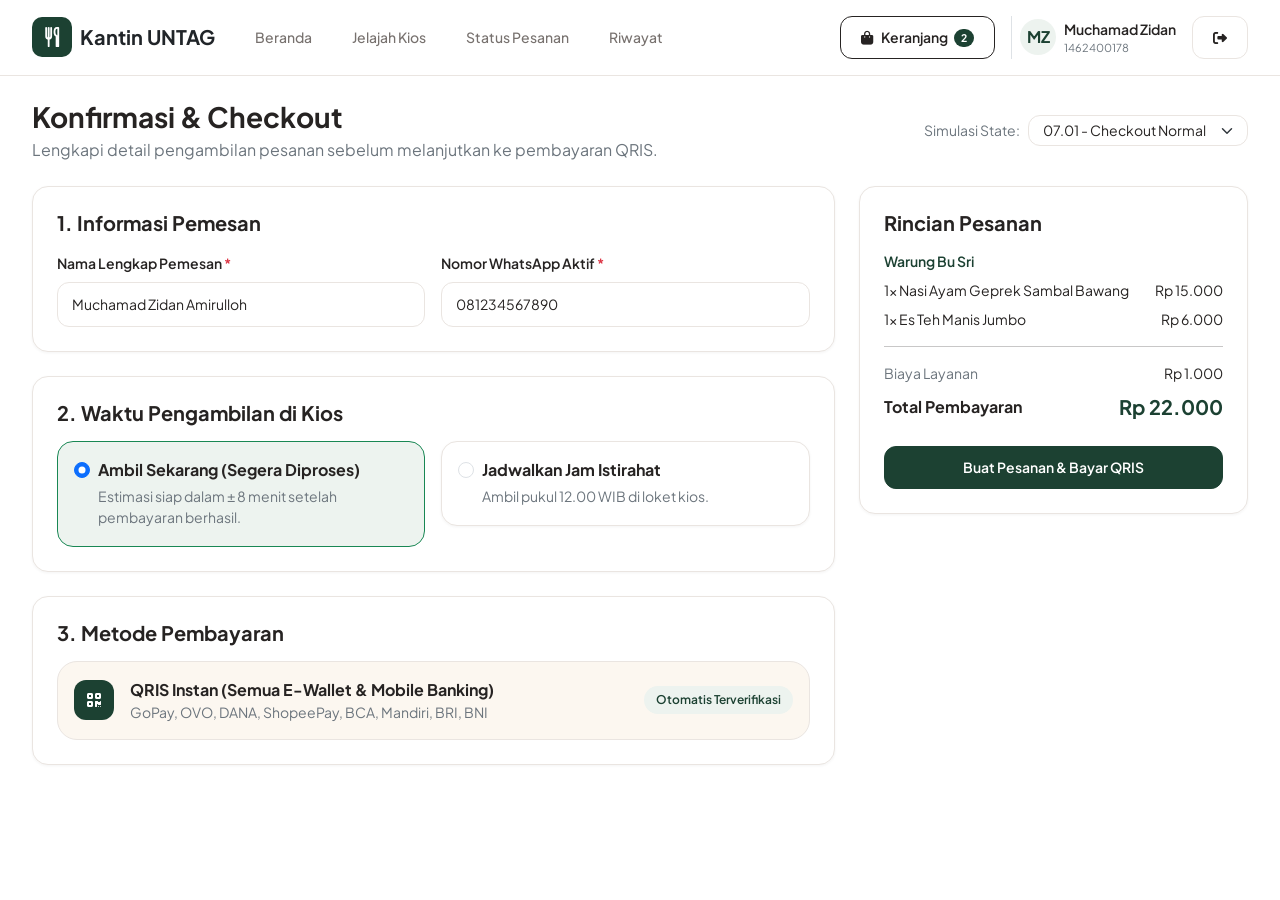
<file: checkout.html>
<!DOCTYPE html>
<html lang="id">
<head>
  <meta charset="UTF-8">
  <meta name="viewport" content="width=1440">
  <title>Checkout - Kantin UNTAG Surabaya</title>
  <link href="https://cdn.jsdelivr.net/npm/bootstrap@5.3.3/dist/css/bootstrap.min.css" rel="stylesheet">
  <link href="https://cdnjs.cloudflare.com/ajax/libs/font-awesome/6.5.2/css/all.min.css" rel="stylesheet">
  <link href="css/style.css" rel="stylesheet">
  <link rel="icon" href="assets/images/logo-kantin.png">
</head>
<body>
  <header class="navbar-kantin d-flex align-items-center">
    <div class="desktop-container d-flex align-items-center justify-content-between">
      <div class="d-flex align-items-center gap-4">
        <a href="beranda.html" class="d-flex align-items-center gap-2 text-decoration-none text-dark">
          <img src="assets/icons/logo-kantin.svg" alt="Logo Kantin UNTAG" width="40" height="40">
          <span class="fw-bold fs-5">Kantin UNTAG</span>
        </a>
        <nav class="d-flex align-items-center gap-2">
          <a href="beranda.html" class="nav-link-kantin ">Beranda</a>
          <a href="jelajah-kios.html" class="nav-link-kantin ">Jelajah Kios</a>
          <a href="status-pesanan.html" class="nav-link-kantin ">Status Pesanan</a>
          <a href="riwayat-pesanan.html" class="nav-link-kantin ">Riwayat</a>
        </nav>
      </div>
      <div class="d-flex align-items-center gap-3">
        <a href="keranjang.html" class="btn btn-kantin-outline position-relative active">
          <i class="fa-solid fa-bag-shopping me-2"></i>Keranjang
          <span class="badge rounded-pill ms-1" style="background: var(--green-900);" id="navCartCount">2</span>
        </a>
        <div class="d-flex align-items-center gap-2 ps-2 border-start">
          <div class="rounded-circle fw-bold d-flex align-items-center justify-content-center navbar-user-initials" style="width:36px;height:36px;background:var(--green-100);color:var(--green-900);">MZ</div>
          <div class="small">
            <div class="fw-semibold navbar-user-name">Muchamad Zidan</div>
            <div class="text-secondary navbar-user-id" style="font-size:11px;">1462400178</div>
          </div>
          <a href="login.html" class="btn btn-sm btn-kantin-outline ms-2" title="Keluar"><i class="fa-solid fa-right-from-bracket"></i></a>
        </div>
      </div>
    </div>
  </header>
  <main class="desktop-container py-4">
    <div class="d-flex justify-content-between align-items-center mb-4">
      <div><h1 class="fw-bold fs-3 mb-1">Konfirmasi &amp; Checkout</h1><p class="text-secondary mb-0">Lengkapi detail pengambilan pesanan sebelum melanjutkan ke pembayaran QRIS.</p></div>
      <div class="d-flex align-items-center gap-2"><span class="small text-secondary">Simulasi State:</span><select id="checkoutStateSelector" class="form-select form-select-sm input-kantin py-1" style="width: 220px;"><option value="normal">07.01 - Checkout Normal</option><option value="invalid">07.02 - Checkout Validasi</option></select></div>
    </div>
    <div id="checkoutValidationBanner" class="surface-danger-box p-3 mb-4 d-none"><div class="small fw-semibold" style="color: var(--status-danger);"><i class="fa-solid fa-circle-exclamation me-2"></i>Mohon lengkapi nama pemesan dan nomor WhatsApp aktif sebelum melanjutkan pembayaran.</div></div>
    <div class="row g-4"><div class="col-8">
      <div class="card-kantin p-4 mb-4"><h2 class="fw-bold fs-5 mb-3">1. Informasi Pemesan</h2><div class="row g-3">
        <div class="col-6"><label class="form-label fw-semibold small">Nama Lengkap Pemesan <span class="text-danger">*</span></label><input type="text" id="chkNama" class="form-control input-kantin" value="Muchamad Zidan Amirulloh"><div class="invalid-feedback">Nama pemesan wajib diisi.</div></div>
        <div class="col-6"><label class="form-label fw-semibold small">Nomor WhatsApp Aktif <span class="text-danger">*</span></label><input type="text" id="chkWa" class="form-control input-kantin" value="081234567890"><div class="invalid-feedback">Nomor WhatsApp wajib diisi untuk notifikasi pesanan.</div></div>
      </div></div>
      <div class="card-kantin p-4 mb-4"><h2 class="fw-bold fs-5 mb-3">2. Waktu Pengambilan di Kios</h2><div class="row g-3">
        <div class="col-6"><div class="surface-green-box p-3 border border-success"><div class="form-check"><input class="form-check-input" type="radio" name="waktuAmbil" id="ambilSekarang" checked><label class="form-check-label fw-bold" for="ambilSekarang">Ambil Sekarang (Segera Diproses)</label><div class="small text-secondary mt-1">Estimasi siap dalam ± 8 menit setelah pembayaran berhasil.</div></div></div></div>
        <div class="col-6"><div class="card-kantin p-3"><div class="form-check"><input class="form-check-input" type="radio" name="waktuAmbil" id="ambilJadwal"><label class="form-check-label fw-bold" for="ambilJadwal">Jadwalkan Jam Istirahat</label><div class="small text-secondary mt-1">Ambil pukul 12.00 WIB di loket kios.</div></div></div></div>
      </div></div>
      <div class="card-kantin p-4"><h2 class="fw-bold fs-5 mb-3">3. Metode Pembayaran</h2><div class="surface-cream-box p-3 d-flex justify-content-between align-items-center"><div class="d-flex align-items-center gap-3"><div class="brand-badge"><i class="fa-solid fa-qrcode"></i></div><div><div class="fw-bold">QRIS Instan (Semua E-Wallet &amp; Mobile Banking)</div><div class="small text-secondary">GoPay, OVO, DANA, ShopeePay, BCA, Mandiri, BRI, BNI</div></div></div><span class="badge-pill-green">Otomatis Terverifikasi</span></div></div>
    </div><div class="col-4"><div class="card-kantin p-4"><h2 class="fw-bold fs-5 mb-3">Rincian Pesanan</h2><div id="checkoutOrderItems"></div><button type="button" id="btnSubmitCheckout" class="btn btn-kantin-primary w-100">Buat Pesanan &amp; Bayar QRIS</button></div></div></div>
  </main>
  <script src="js/script.js"></script>
</body></html>
</file>
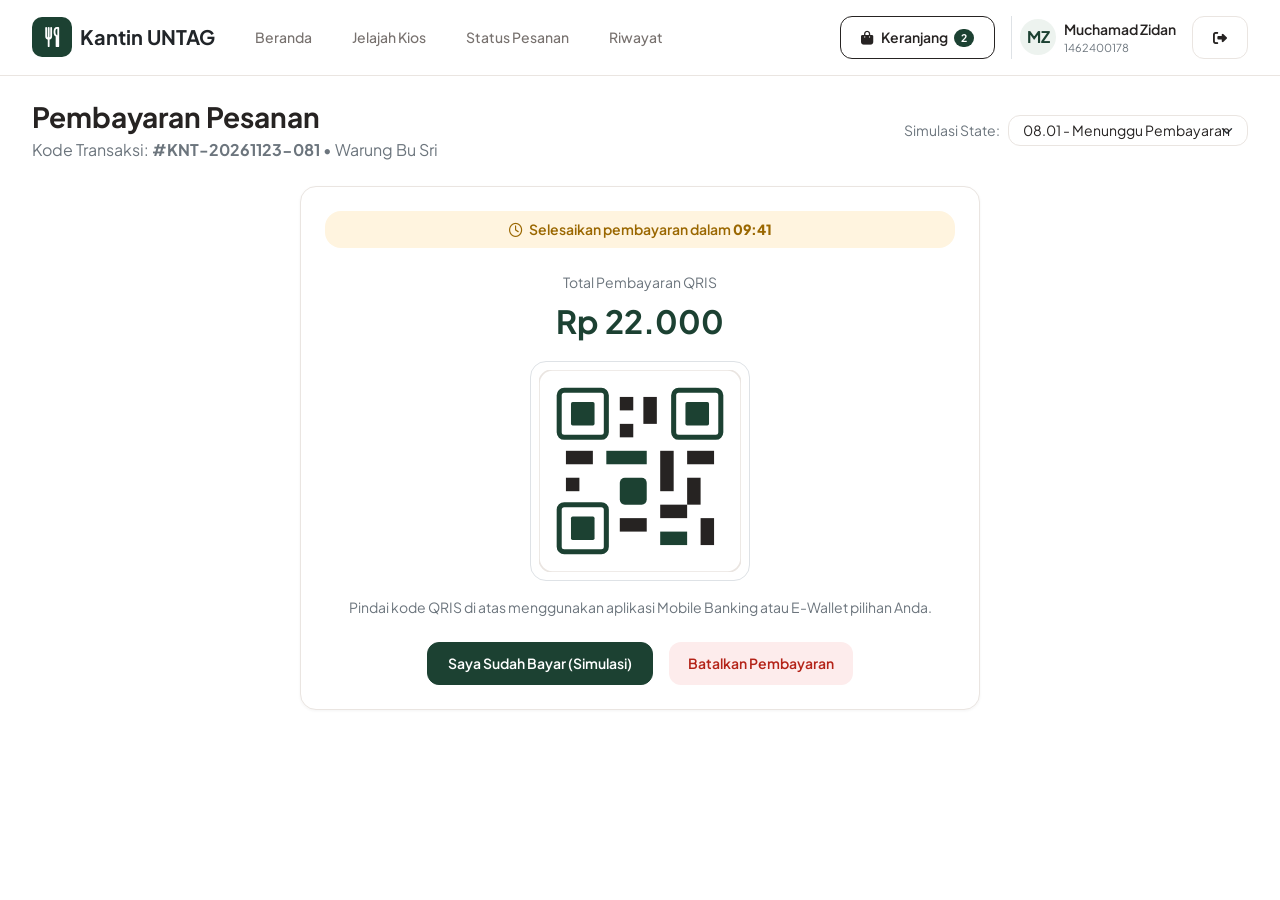
<file: pembayaran.html>
<!DOCTYPE html>
<html lang="id">
<head>
  <meta charset="UTF-8">
  <meta name="viewport" content="width=1440">
  <title>Pembayaran - Kantin UNTAG Surabaya</title>
  <link href="https://cdn.jsdelivr.net/npm/bootstrap@5.3.3/dist/css/bootstrap.min.css" rel="stylesheet">
  <link href="https://cdnjs.cloudflare.com/ajax/libs/font-awesome/6.5.2/css/all.min.css" rel="stylesheet">
  <link href="css/style.css" rel="stylesheet">
  <link rel="icon" href="assets/images/logo-kantin.png">
</head>
<body>
  <header class="navbar-kantin d-flex align-items-center">
    <div class="desktop-container d-flex align-items-center justify-content-between">
      <div class="d-flex align-items-center gap-4">
        <a href="beranda.html" class="d-flex align-items-center gap-2 text-decoration-none text-dark">
          <img src="assets/icons/logo-kantin.svg" alt="Logo Kantin UNTAG" width="40" height="40">
          <span class="fw-bold fs-5">Kantin UNTAG</span>
        </a>
        <nav class="d-flex align-items-center gap-2">
          <a href="beranda.html" class="nav-link-kantin ">Beranda</a>
          <a href="jelajah-kios.html" class="nav-link-kantin ">Jelajah Kios</a>
          <a href="status-pesanan.html" class="nav-link-kantin ">Status Pesanan</a>
          <a href="riwayat-pesanan.html" class="nav-link-kantin ">Riwayat</a>
        </nav>
      </div>
      <div class="d-flex align-items-center gap-3">
        <a href="keranjang.html" class="btn btn-kantin-outline position-relative active">
          <i class="fa-solid fa-bag-shopping me-2"></i>Keranjang
          <span class="badge rounded-pill ms-1" style="background: var(--green-900);" id="navCartCount">2</span>
        </a>
        <div class="d-flex align-items-center gap-2 ps-2 border-start">
          <div class="rounded-circle fw-bold d-flex align-items-center justify-content-center navbar-user-initials" style="width:36px;height:36px;background:var(--green-100);color:var(--green-900);">MZ</div>
          <div class="small">
            <div class="fw-semibold navbar-user-name">Muchamad Zidan</div>
            <div class="text-secondary navbar-user-id" style="font-size:11px;">1462400178</div>
          </div>
          <a href="login.html" class="btn btn-sm btn-kantin-outline ms-2" title="Keluar"><i class="fa-solid fa-right-from-bracket"></i></a>
        </div>
      </div>
    </div>
  </header>
  <main class="desktop-container py-4">
    <div class="d-flex justify-content-between align-items-center mb-4">
      <div><h1 class="fw-bold fs-3 mb-1">Pembayaran Pesanan</h1><p id="paymentHeaderSubtitle" class="text-secondary mb-0">Kode Transaksi: <strong>#KNT-20261123-081</strong> • Warung Bu Sri</p></div>
      <div class="d-flex align-items-center gap-2"><span class="small text-secondary">Simulasi State:</span><select id="paymentStateSelector" class="form-select form-select-sm input-kantin py-1" style="width: 240px;"><option value="pending">08.01 - Menunggu Pembayaran</option><option value="success">08.02 - Pembayaran Berhasil</option><option value="failed">08.03 - Pembayaran Gagal</option><option value="expired">08.04 - Pembayaran Kedaluwarsa</option></select></div>
    </div>
    <div id="paymentContainer" class="mx-auto" style="max-width: 680px;"></div>
  </main>
  <script src="js/script.js"></script>
</body></html>
</file>
<file: css/style.css>
/* DESIGN SYSTEM — KANTIN UNTAG SURABAYA (DESKTOP 1440PX) */
@import url('https://fonts.googleapis.com/css2?family=Plus+Jakarta+Sans:wght@400;500;600;700;800&display=swap');
:root {
  --green-900: #1C4132; --green-800: #23503E; --green-100: #EDF3EF; --green-50: #EAF4ED;
  --surface-white: #FFFFFF; --surface-cream: #FCF7F0; --surface-muted: #F8F7F5; --surface-amber: #FFF4DF;
  --border-light: #EAE5E1; --border-subtle: #E5E1DE;
  --text-primary: #262322; --text-secondary: #77716E; --text-muted: #888380; --text-disabled: #BBB8B6;
  --status-success-bg: #EAF4ED; --status-success: #1C4132; --status-warning-bg: #FFF4DF; --status-warning: #9A6700;
  --status-danger-bg: #FDECEC; --status-danger: #B42318;
  --radius-sm: 8px; --radius-md: 12px; --radius-lg: 16px; --radius-xl: 20px; --radius-pill: 9999px;
  --shadow-sm: 0 1px 3px rgba(38, 35, 34, 0.05); --shadow-md: 0 4px 12px rgba(38, 35, 34, 0.06); --shadow-lg: 0 16px 40px rgba(38, 35, 34, 0.14);
}
* { box-sizing: border-box; }
body { font-family: 'Plus Jakarta Sans', -apple-system, BlinkMacSystemFont, sans-serif; background-color: var(--surface-white); color: var(--text-primary); min-width: 1280px; margin: 0; -webkit-font-smoothing: antialiased; }
.desktop-container { width: 1280px; max-width: 1440px; margin: 0 auto; padding: 0 32px; }
.navbar-kantin { background-color: var(--surface-white); border-bottom: 1px solid var(--border-light); height: 76px; position: sticky; top: 0; z-index: 100; }
.brand-badge { width: 40px; height: 40px; border-radius: var(--radius-md); background-color: var(--green-900); color: #FFFFFF; display: inline-flex; align-items: center; justify-content: center; font-weight: 700; }
.nav-link-kantin { color: var(--text-secondary); font-weight: 500; font-size: 14px; padding: 8px 16px; border-radius: var(--radius-pill); text-decoration: none; transition: all 0.2s ease; }
.nav-link-kantin:hover { background-color: var(--surface-muted); color: var(--text-primary); }
.nav-link-kantin.active { background-color: var(--green-100); color: var(--green-900); font-weight: 600; }
.btn-kantin-primary { background-color: var(--green-900); color: #FFFFFF; border: 1px solid var(--green-900); border-radius: var(--radius-md); font-weight: 600; font-size: 14px; padding: 10px 20px; transition: all 0.2s ease; }
.btn-kantin-primary:hover { background-color: var(--green-800); border-color: var(--green-800); color: #FFFFFF; }
.btn-kantin-primary:disabled, .btn-kantin-primary.disabled { background-color: var(--border-subtle); border-color: var(--border-subtle); color: var(--text-muted); pointer-events: none; }
.btn-kantin-outline { background-color: var(--surface-white); color: var(--text-primary); border: 1px solid var(--border-light); border-radius: var(--radius-md); font-weight: 600; font-size: 14px; padding: 10px 20px; transition: all 0.2s ease; }
.btn-kantin-outline:hover { background-color: var(--surface-muted); color: var(--text-primary); }
.btn-kantin-danger { background-color: var(--status-danger); color: #FFFFFF; border: 1px solid var(--status-danger); border-radius: var(--radius-md); font-weight: 600; font-size: 14px; padding: 10px 20px; }
.btn-kantin-danger-soft { background-color: var(--status-danger-bg); color: var(--status-danger); border: 1px solid transparent; border-radius: var(--radius-md); font-weight: 600; font-size: 14px; padding: 10px 18px; }
.card-kantin { background-color: var(--surface-white); border: 1px solid var(--border-light); border-radius: var(--radius-lg); box-shadow: var(--shadow-sm); transition: transform 0.18s ease, box-shadow 0.18s ease; }
.card-kantin.hoverable:hover { transform: translateY(-2px); box-shadow: var(--shadow-md); }
.surface-cream-box { background-color: var(--surface-cream); border: 1px solid var(--border-light); border-radius: var(--radius-xl); }
.surface-green-box { background-color: var(--green-100); border-radius: var(--radius-lg); }
.surface-amber-box { background-color: var(--surface-amber); border-radius: var(--radius-lg); }
.surface-danger-box { background-color: var(--status-danger-bg); border-radius: var(--radius-lg); }
.input-kantin { border: 1px solid var(--border-light); border-radius: var(--radius-md); padding: 11px 14px; font-size: 14px; color: var(--text-primary); background-color: var(--surface-white); }
.input-kantin:focus { border-color: var(--green-900); box-shadow: 0 0 0 3px rgba(28, 65, 50, 0.12); outline: none; }
.input-kantin.is-invalid { border-color: var(--status-danger); background-color: #FFFBFB; }
.btn-check:checked + .btn-chip-kantin { background-color: var(--green-100); border-color: var(--green-900); color: var(--green-900); font-weight: 600; }
.badge-pill-green { background-color: var(--green-100); color: var(--green-900); font-weight: 600; font-size: 12px; padding: 5px 12px; border-radius: var(--radius-pill); }
.badge-pill-amber { background-color: var(--surface-amber); color: var(--status-warning); font-weight: 600; font-size: 12px; padding: 5px 12px; border-radius: var(--radius-pill); }
.badge-pill-danger { background-color: var(--status-danger-bg); color: var(--status-danger); font-weight: 600; font-size: 12px; padding: 5px 12px; border-radius: var(--radius-pill); }
.badge-pill-muted { background-color: var(--surface-muted); color: var(--text-secondary); font-weight: 600; font-size: 12px; padding: 5px 12px; border-radius: var(--radius-pill); }
.stepper-item { position: relative; flex: 1; text-align: center; }
.stepper-circle { width: 44px; height: 44px; border-radius: 50%; background-color: var(--surface-muted); border: 2px solid var(--border-light); color: var(--text-secondary); display: inline-flex; align-items: center; justify-content: center; font-weight: 700; margin-bottom: 8px; }
.stepper-item.completed .stepper-circle, .stepper-item.active .stepper-circle { background-color: var(--green-900); border-color: var(--green-900); color: #FFFFFF; }
.skeleton { background: linear-gradient(90deg, #F2EFEA 25%, #EAE5E1 50%, #F2EFEA 75%); background-size: 200% 100%; animation: skeleton-loading 1.4s infinite; border-radius: var(--radius-md); }
@keyframes skeleton-loading { 0% { background-position: 200% 0; } 100% { background-position: -200% 0; } }
.kantin-modal-backdrop { position: fixed; inset: 0; background: rgba(38, 35, 34, 0.48); backdrop-filter: blur(3px); display: flex; align-items: center; justify-content: center; z-index: 1050; opacity: 0; visibility: hidden; transition: all 0.2s ease; }
.kantin-modal-backdrop.show { opacity: 1; visibility: visible; }
.kantin-modal-card { background: var(--surface-white); border: 1px solid var(--border-light); border-radius: var(--radius-xl); box-shadow: var(--shadow-lg); width: 480px; max-width: 92vw; padding: 28px; }
.kantin-modal-icon { width: 56px; height: 56px; border-radius: var(--radius-lg); display: inline-flex; align-items: center; justify-content: center; font-size: 22px; margin-bottom: 16px; }
.kantin-toast { position: fixed; bottom: 28px; right: 28px; background: var(--green-900); color: #FFFFFF; padding: 14px 20px; border-radius: var(--radius-lg); box-shadow: var(--shadow-lg); display: flex; align-items: center; gap: 12px; font-size: 14px; font-weight: 500; z-index: 1100; transform: translateY(20px); opacity: 0; pointer-events: none; transition: all 0.25s ease; }
.kantin-toast.show { transform: translateY(0); opacity: 1; pointer-events: auto; }
</file>
